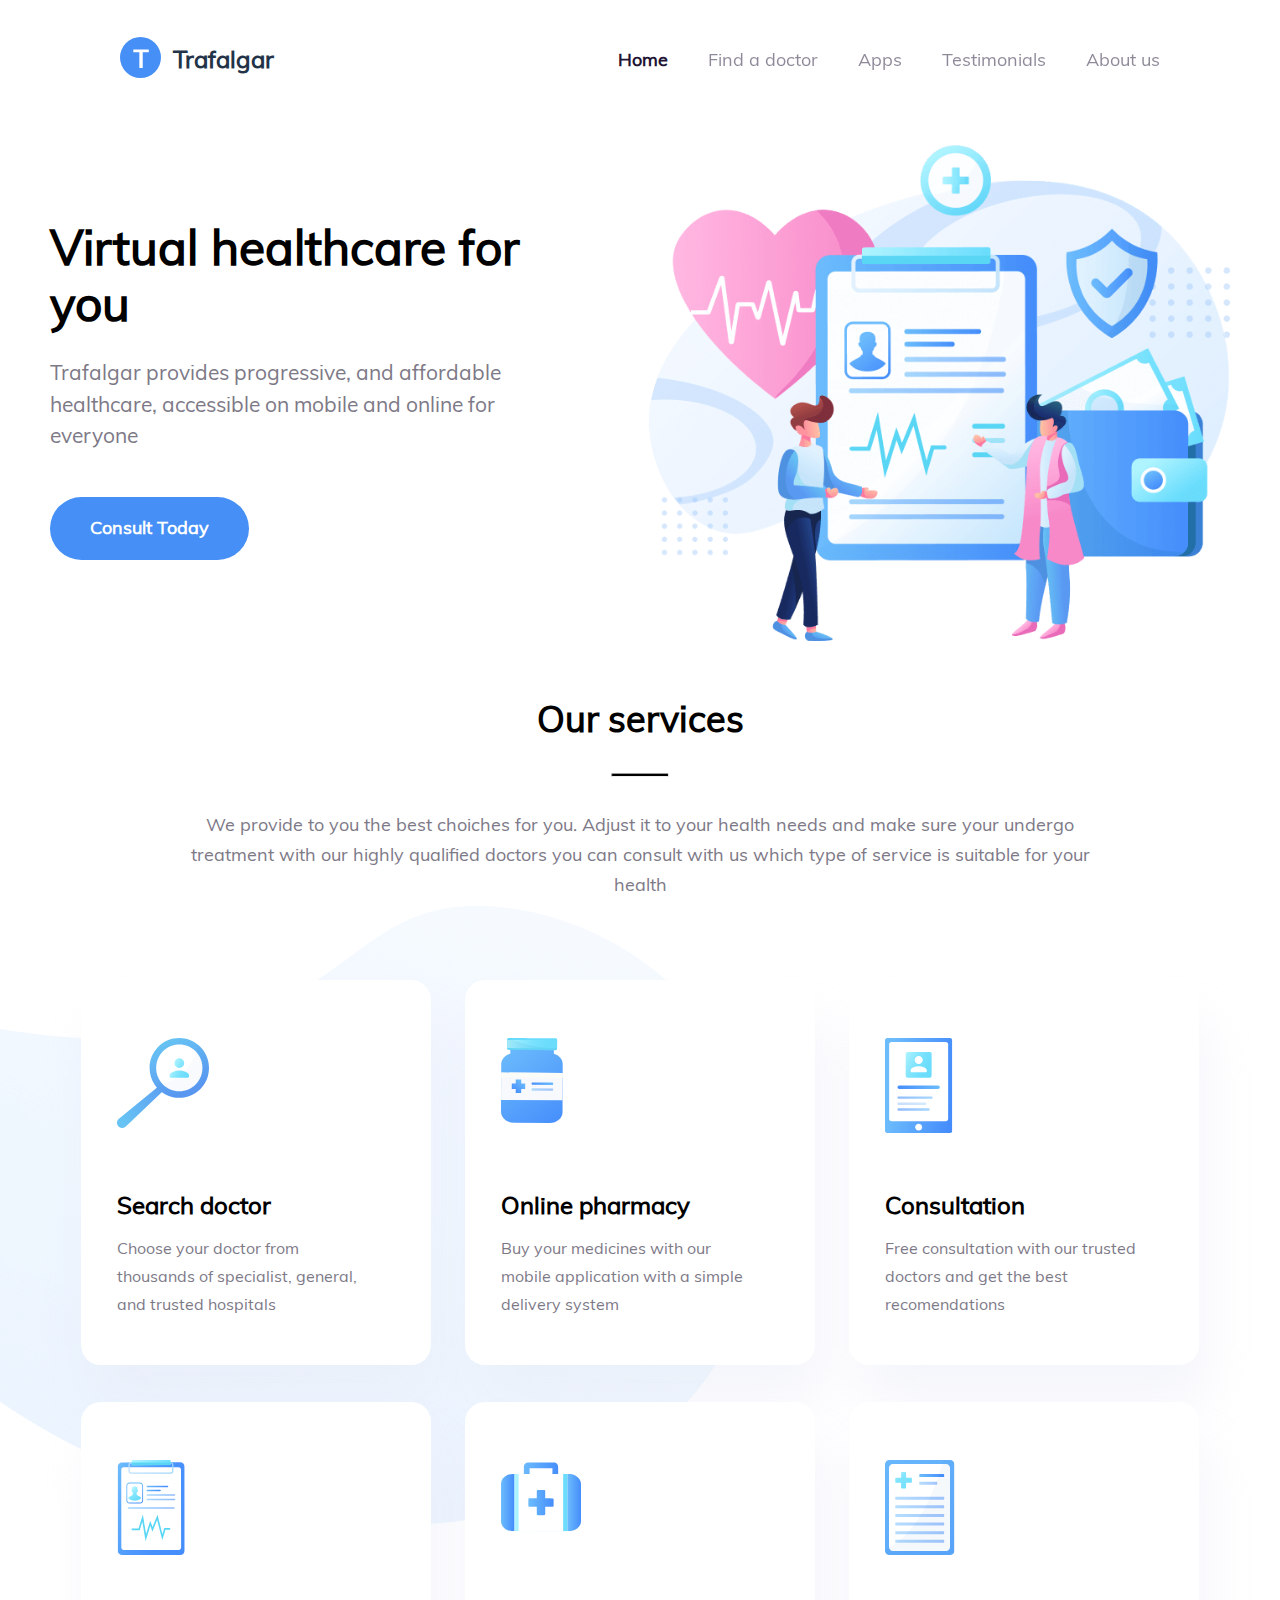
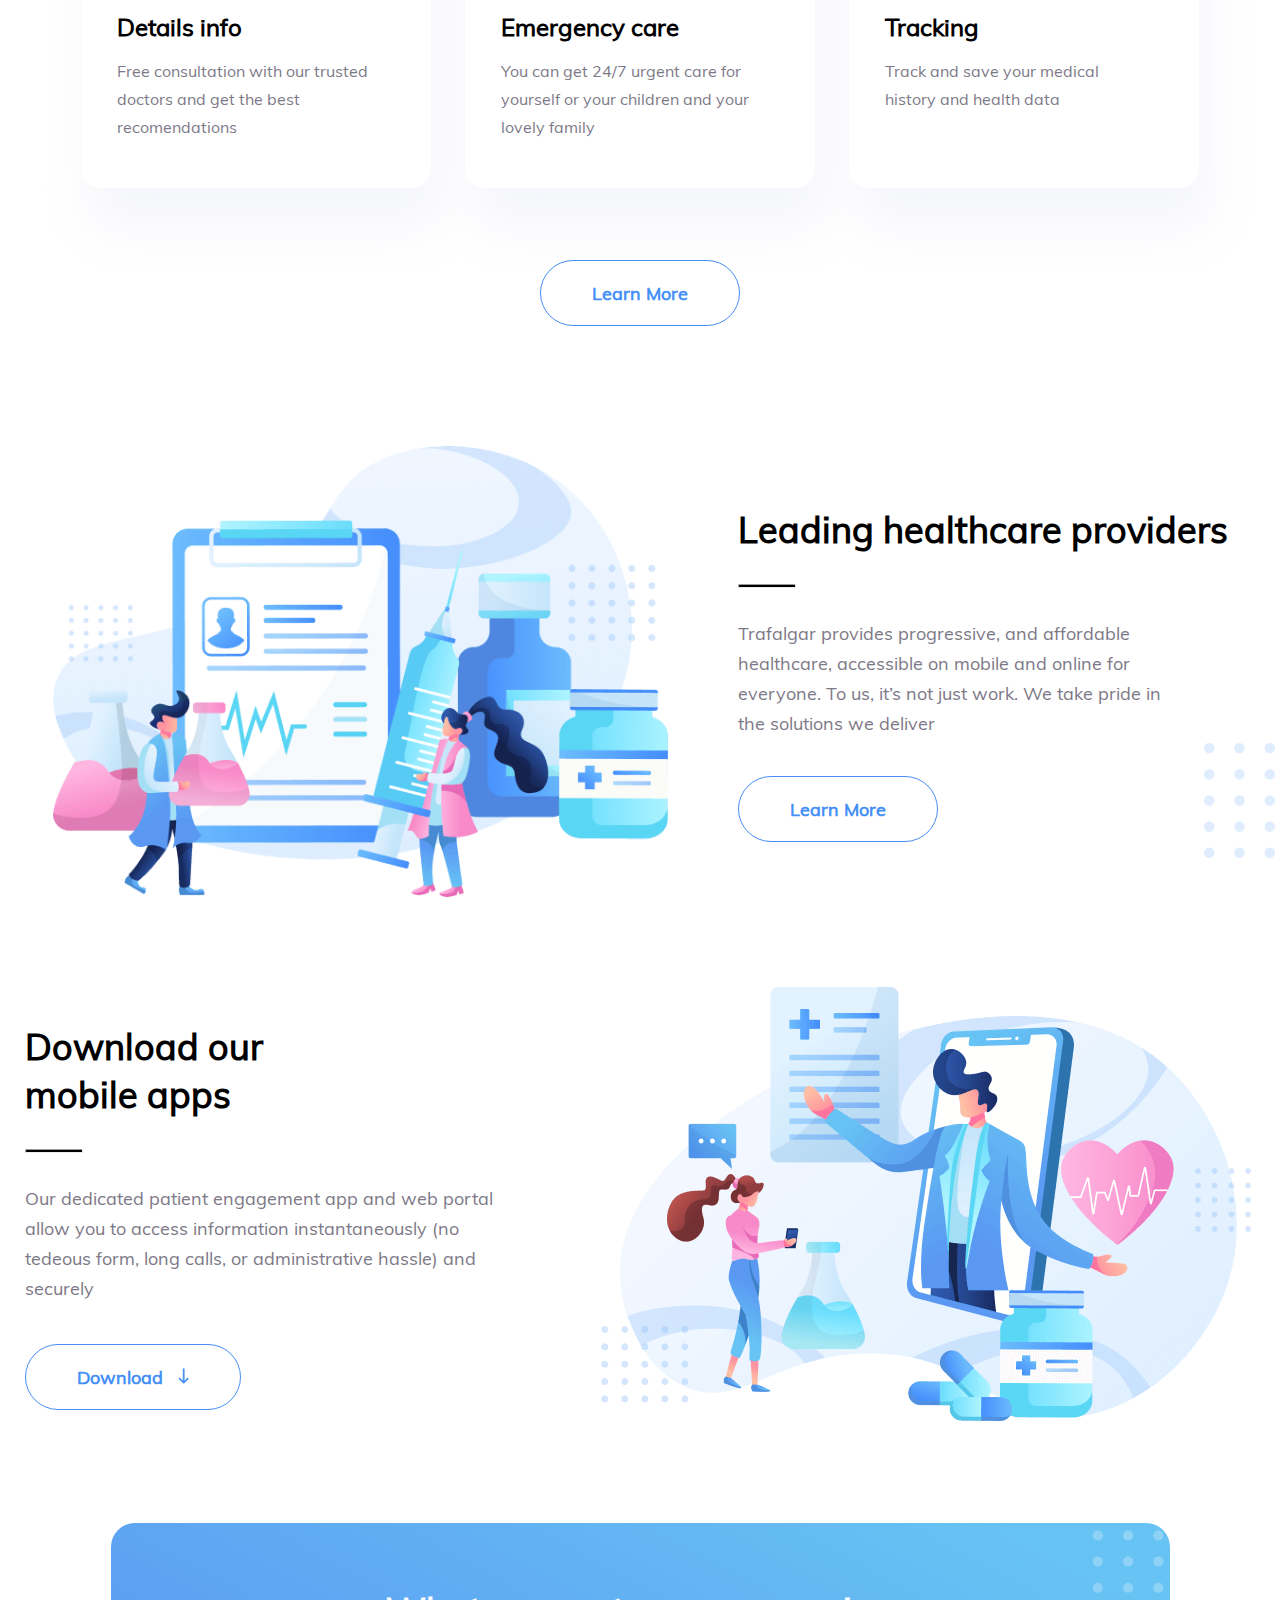
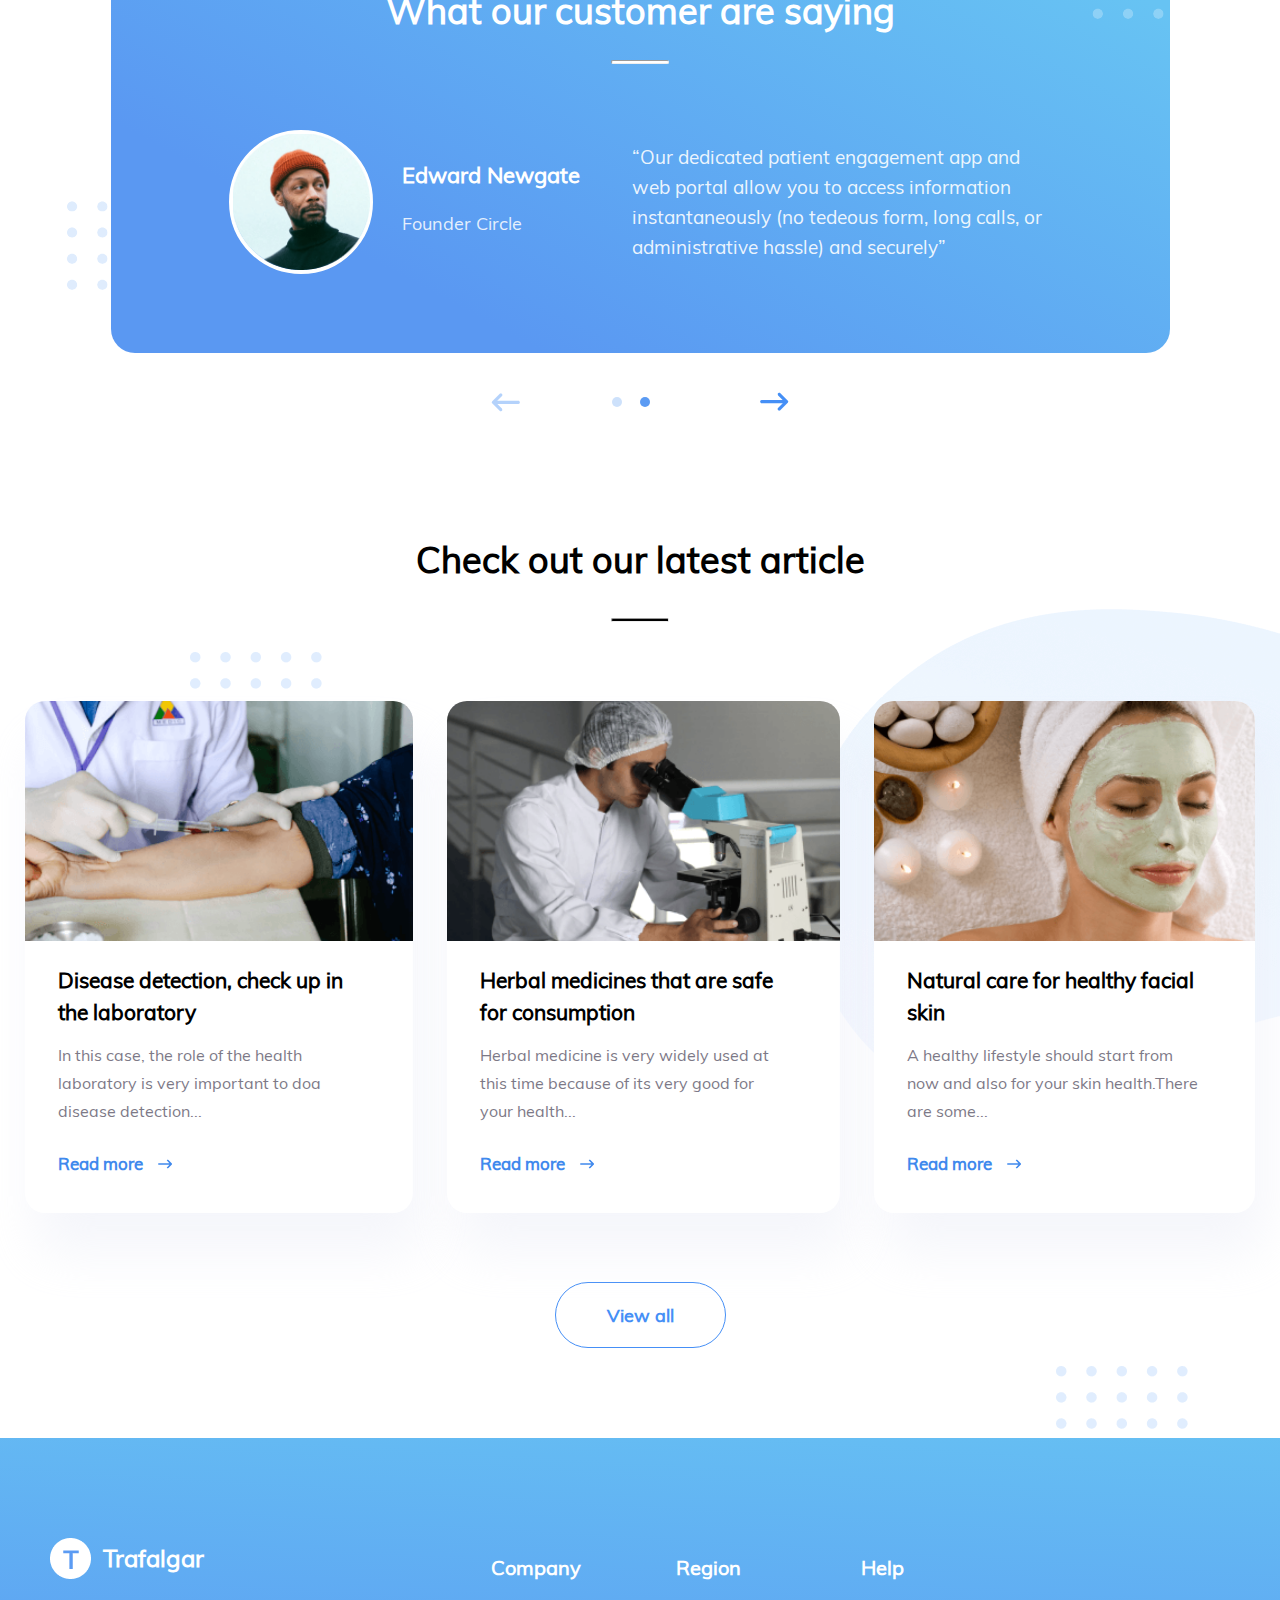
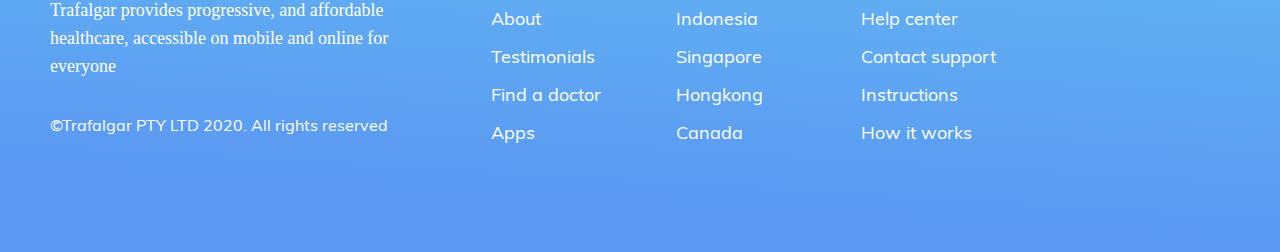
<file: index.html>
<!DOCTYPE html>
<html lang="en">
  <head>
    <meta charset="UTF-8">
    <meta name="viewport" content="width=device-width, initial-scale=1.0">
    <link rel="stylesheet" href="static/css/style.css">
    <link rel="stylesheet" href="static/fonts/style.css">
    <title>Trafalgar</title>
  </head>
  <body>
    <div class="wrapper">
      <div class="menu__block">
        <div class="container">
          <ul class="menu__block_list">
                  <li class="menu__block_list-item"><a href="#">Home</a></li>
                  <li class="menu__block_list-item"><a href="#">Find a doctor</a></li>
                  <li class="menu__block_list-item"><a href="#">Apps</a></li>
                  <li class="menu__block_list-item"><a href="#">Testimonials</a></li>
                  <li class="menu__block_list-item"><a href="#">About us</a></li>
          </ul>
        </div>
      </div>
      <div class="content">
        <header class="header">
          <div class="container">
            <div class="header__row">
              <div class="header__logo">
                <div class="header__brand-logo"><img src="static/img/brand-header.svg" alt="Brand logo"></div>
                <div class="header__brand-name"><span>Trafalgar</span></div>
              </div>
              <button class="header__menu-btn"></button>
              <ul class="header__menu">
                        <li class="header__menu-item header__menu-item-first"><a href="#">Home</a></li>
                        <li class="header__menu-item "><a href="#">Find a doctor</a></li>
                        <li class="header__menu-item "><a href="#">Apps</a></li>
                        <li class="header__menu-item "><a href="#">Testimonials</a></li>
                        <li class="header__menu-item "><a href="#">About us</a></li>
              </ul>
            </div>
          </div>
        </header>
        <main class="welcome-section">
          <div class="container">
            <div class="welcome-section__row">
              <div class="welcome-floating-dots"><img src="static/img/dots-welcome-section.png" alt=""></div>
              <div class="welcome__info">
                <div class="welcome__content">
                  <h1 class="welcome__title">Virtual healthcare for you</h1>
                  <p class="welcome__text">Trafalgar provides progressive, and affordable healthcare, accessible on mobile and online for everyone</p>
                  <button class="welcome__button">Consult Today</button>
                </div>
              </div>
              <div class="welcome__illustration"><img src="static/img/welcome-illustration.png" alt="Welcome"></div>
            </div>
          </div>
        </main>
        <section class="services-section">
          <div class="container">
            <div class="services-section__row">
              <h2 class="services__title">Our services</h2>
              <hr class="services__line">
              <p class="services__text">We provide to you the best choiches for you. Adjust it to your health needs and make sure your undergo treatment with our highly qualified doctors you can consult with us which type of service is suitable for your health</p>
              <div class="services__list">
                        <div class="services__list-item">
                          <div class="services__list-item__img"><img src="static/img/search-doctor.svg" alt=""></div>
                          <h4 class="service__list-item__header">Search doctor</h4>
                          <p class="service__list-item__text">Choose your doctor from thousands of specialist, general, and trusted hospitals</p>
                        </div>
                        <div class="services__list-item">
                          <div class="services__list-item__img"><img src="static/img/online-pharmacy.svg" alt=""></div>
                          <h4 class="service__list-item__header">Online pharmacy</h4>
                          <p class="service__list-item__text">Buy  your medicines with our mobile application with a simple delivery system</p>
                        </div>
                        <div class="services__list-item">
                          <div class="services__list-item__img"><img src="static/img/consultation.svg" alt=""></div>
                          <h4 class="service__list-item__header">Consultation</h4>
                          <p class="service__list-item__text">Free consultation with our trusted doctors and get the best recomendations</p>
                        </div>
                        <div class="services__list-item">
                          <div class="services__list-item__img"><img src="static/img/details-info.svg" alt=""></div>
                          <h4 class="service__list-item__header">Details info</h4>
                          <p class="service__list-item__text">Free consultation with our trusted doctors and get the best recomendations</p>
                        </div>
                        <div class="services__list-item">
                          <div class="services__list-item__img"><img src="static/img/emergency-care.svg" alt=""></div>
                          <h4 class="service__list-item__header">Emergency care</h4>
                          <p class="service__list-item__text">You can get 24/7 urgent care for yourself or your children and your lovely family</p>
                        </div>
                        <div class="services__list-item">
                          <div class="services__list-item__img"><img src="static/img/tracking.svg" alt=""></div>
                          <h4 class="service__list-item__header">Tracking</h4>
                          <p class="service__list-item__text">Track and save your medical history and health data </p>
                        </div>
              </div>
              <button class="button-outline-blue services-learn-more">Learn More</button>
            </div>
          </div>
        </section>
        <section class="leading-providers-section">
          <div class="container">
            <div class="leading-providers__row">
              <div class="leading-providers__figure"><img src="static/img/figure-leading-providers.png" alt=""></div>
              <div class="leading-providers__image"><img src="static/img/leading-providers-image.png" alt=""></div>
              <div class="leading-providers__info">
                <h2 class="leading-providers__title">Leading healthcare providers</h2>
                <hr class="leading-providers__divider">
                <p class="leading-providers__text">Trafalgar provides progressive, and affordable healthcare, accessible on mobile and online for everyone. To us, it’s not just work. We take pride in the solutions we deliver</p>
                <button class="button-outline-blue leading-providers__learn-more">Learn More</button>
              </div>
            </div>
          </div>
        </section>
        <section class="download-apps-section">
          <div class="container">
            <div class="download-apps-section__row">
              <div class="download-apps-section__info">
                <h2 class="download-apps-section__title">Download our mobile apps</h2>
                <hr class="download-apps-section__divider">
                <p class="download-apps-section__text">Our dedicated patient engagement app and web portal allow you to access information instantaneously (no tedeous form, long calls, or administrative hassle) and securely</p>
                <button class="button-outline-blue download-apps-section__btn"><span>Download</span><img src="static/img/arrow.svg"></button>
              </div>
              <div class="download-apps-section__image"><img src="static/img/download-apps.png" alt="Download our apps"></div>
            </div>
          </div>
        </section>
        <section class="customer-reviews-section">
          <div class="container">
            <div class="customer-reviews-section__row">
              <div class="customer-reviews-section__info">
                <div class="customer-reviews__decoration_1"><img src="static/img/figure-customer-reviews1.svg"></div>
                <div class="customer-reviews__decoration_2"><img src="static/img/figure-customer-reviews2.svg"></div>
                <h2 class="customer-reviews-section__title">What our customer are saying</h2>
                <hr class="customer-reviews-section__divider">
                <div class="customer-reviews-section__content"></div>
              </div>
            </div>
          </div>
        </section>
        <section class="articles-section">
          <div class="container">
            <div class="articles-section__row">
              <div class="articles-bubble-figure"><img src="static/img/bubble_articles.png"></div>
              <div class="articles-figure1"><img src="static/img/articles_figure.png"></div>
              <div class="articles-figure2"><img src="static/img/articles_figure.png"></div>
              <h2 class="articles-section__title">Check out our latest article</h2>
              <hr class="articles-section__divider">
              <div class="articles-section__items">
                        <div class="article-section__item"><img class="article-section__article-image" src="static/img/article_1.png">
                          <div class="article-section__article-content">
                            <h4 class="article-section__article-title">Disease detection, check up in the laboratory</h4>
                            <p class="article-section__article-text">In this case, the role of the health laboratory is very important to doa disease detection...</p><a class="article-section__article-read-more"><span>Read more</span><img src="static/img/read-more.svg"></a>
                          </div>
                        </div>
                        <div class="article-section__item"><img class="article-section__article-image" src="static/img/article_2.png">
                          <div class="article-section__article-content">
                            <h4 class="article-section__article-title">Herbal medicines that are safe for consumption</h4>
                            <p class="article-section__article-text">Herbal medicine is very widely used at this time because of its very good for your health...</p><a class="article-section__article-read-more"><span>Read more</span><img src="static/img/read-more.svg"></a>
                          </div>
                        </div>
                        <div class="article-section__item"><img class="article-section__article-image" src="static/img/article_3.png">
                          <div class="article-section__article-content">
                            <h4 class="article-section__article-title">Natural care for healthy facial skin</h4>
                            <p class="article-section__article-text">A healthy lifestyle should start from now and also for your skin health.There are some...</p><a class="article-section__article-read-more"><span>Read more</span><img src="static/img/read-more.svg"></a>
                          </div>
                        </div>
              </div>
              <button class="button-outline-blue article-section__view-all">View all</button>
            </div>
          </div>
        </section>
        <footer class="footer">
          <div class="container">
            <div class="footer__row">
              <div class="footer-element"><img src="static/img/footer-element.svg"></div>
              <div class="footer__company-info">
                <div class="footer__company-name"><img src="static/img/brand-footer.png"><span>Trafalgar</span></div>
                <p class="footer__company-summary">Trafalgar provides progressive, and affordable healthcare, accessible on mobile and online for everyone</p>
                <p class="footer__copyright-text">©Trafalgar PTY LTD 2020. All rights reserved</p>
              </div>
              <div class="footer__block_links">
                <ul class="footer__options-list footer__company-options">
                  <li class="footer__option footer__option-header"> <a href="#">Company</a></li>
                  <li class="footer__option"> <a href="#">About</a></li>
                  <li class="footer__option"> <a href="#">Testimonials</a></li>
                  <li class="footer__option"> <a href="#">Find a doctor</a></li>
                  <li class="footer__option"> <a href="#">Apps</a></li>
                </ul>
                <ul class="footer__options-list footer__region-options">
                  <li class="footer__option footer__option-header"> <a href="#">Region</a></li>
                  <li class="footer__option"> <a href="#">Indonesia</a></li>
                  <li class="footer__option"> <a href="#">Singapore</a></li>
                  <li class="footer__option"> <a href="#">Hongkong</a></li>
                  <li class="footer__option"> <a href="#">Canada</a></li>
                </ul>
                <ul class="footer__options-list footer__help-options">
                  <li class="footer__option footer__option-header"> <a href="#">Help</a></li>
                  <li class="footer__option"> <a href="#">Help center</a></li>
                  <li class="footer__option"> <a href="#">Contact support</a></li>
                  <li class="footer__option"> <a href="#">Instructions</a></li>
                  <li class="footer__option"> <a href="#">How it works</a></li>
                </ul>
              </div>
            </div>
          </div>
        </footer>
      </div>
      <!---->
    </div>
  </body>
  <script src="static/js/script.js"></script>
</html>
</file>
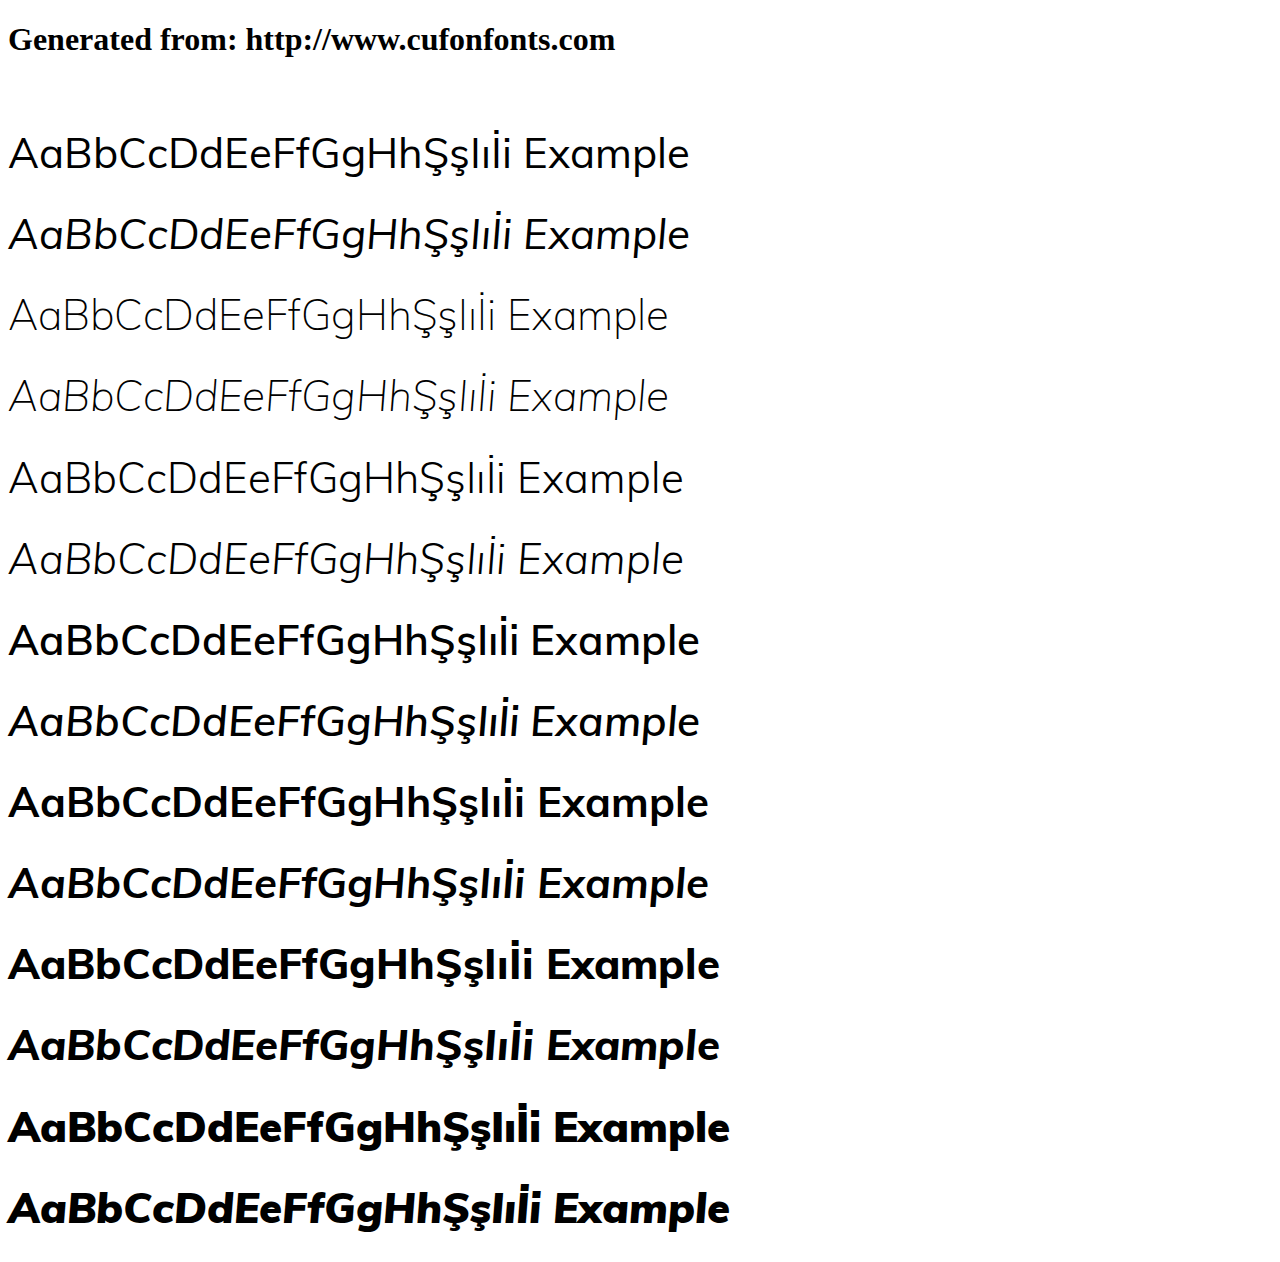
<file: static/fonts/example.html>
<!DOCTYPE html>
<html xmlns="http://www.w3.org/1999/xhtml">
<head>
    <meta http-equiv="Content-Type" content="text/html; charset=utf-8"/>
    <link rel="stylesheet" type="text/css"
          href="style.css"/>
</head>

<body>

<h1>Generated from: http://www.cufonfonts.com</h1><br/>
<h1 style="font-family:'Muli Regular';font-weight:normal;font-size:42px">AaBbCcDdEeFfGgHhŞşIıİi Example</h1>
<h1 style="font-family:'Muli Italic';font-weight:normal;font-size:42px">AaBbCcDdEeFfGgHhŞşIıİi Example</h1>
<h1 style="font-family:'Muli ExtraLight';font-weight:normal;font-size:42px">AaBbCcDdEeFfGgHhŞşIıİi Example</h1>
<h1 style="font-family:'Muli ExtraLight Italic';font-weight:normal;font-size:42px">AaBbCcDdEeFfGgHhŞşIıİi Example</h1>
<h1 style="font-family:'Muli Light';font-weight:normal;font-size:42px">AaBbCcDdEeFfGgHhŞşIıİi Example</h1>
<h1 style="font-family:'Muli Light Italic';font-weight:normal;font-size:42px">AaBbCcDdEeFfGgHhŞşIıİi Example</h1>
<h1 style="font-family:'Muli SemiBold';font-weight:normal;font-size:42px">AaBbCcDdEeFfGgHhŞşIıİi Example</h1>
<h1 style="font-family:'Muli SemiBold Italic';font-weight:normal;font-size:42px">AaBbCcDdEeFfGgHhŞşIıİi Example</h1>
<h1 style="font-family:'Muli Bold';font-weight:normal;font-size:42px">AaBbCcDdEeFfGgHhŞşIıİi Example</h1>
<h1 style="font-family:'Muli Bold Italic';font-weight:normal;font-size:42px">AaBbCcDdEeFfGgHhŞşIıİi Example</h1>
<h1 style="font-family:'Muli ExtraBold';font-weight:normal;font-size:42px">AaBbCcDdEeFfGgHhŞşIıİi Example</h1>
<h1 style="font-family:'Muli ExtraBold Italic';font-weight:normal;font-size:42px">AaBbCcDdEeFfGgHhŞşIıİi Example</h1>
<h1 style="font-family:'Muli Black';font-weight:normal;font-size:42px">AaBbCcDdEeFfGgHhŞşIıİi Example</h1>
<h1 style="font-family:'Muli Black Italic';font-weight:normal;font-size:42px">AaBbCcDdEeFfGgHhŞşIıİi Example</h1>


</body>
</html>
</file>
<file: static/css/style.css>
section.articles-section{background-color:#fff}.articles-section__row{display:-webkit-box;display:-ms-flexbox;display:flex;-webkit-box-orient:vertical;-webkit-box-direction:normal;-ms-flex-direction:column;flex-direction:column;position:relative;-webkit-box-align:center;-ms-flex-align:center;align-items:center;overflow:hidden;padding:0 240px 201px}@media (max-width:1600px){.articles-section__row{padding:0 25px 201px}}@media (max-width:1500px){.articles-section__row{padding-bottom:90px}}@media (max-width:1200px){.articles-section__row{padding-bottom:50px}}.articles-bubble-figure{position:absolute;right:0;top:0}@media (max-width:1050px){.articles-bubble-figure{display:none}}.articles-bubble-figure img,.articles-figure1 img,.articles-figure2 img{display:block;-o-object-fit:cover;object-fit:cover}.articles-figure1{position:absolute;top:150px;left:190px}@media (max-width:1050px){.articles-figure1{display:none}}.articles-figure2{position:absolute;bottom:-43px;right:92px}@media (max-width:1050px){.articles-figure2{display:none}}h2.articles-section__title{font-style:normal;font-weight:700;font-size:36px;line-height:156%;color:#000;text-align:center}hr.articles-section__divider{padding:0;margin:0;display:block;width:56px;height:2px;background:#000;border-radius:5px}.articles-section__items{display:-webkit-box;display:-ms-flexbox;display:flex;z-index:2;-webkit-box-orient:horizontal;-webkit-box-direction:normal;-ms-flex-direction:row;flex-direction:row;padding:79px 0 69px}@media (max-width:1200px){.articles-section__items{display:grid;grid-template-columns:repeat(2,350px);-webkit-box-pack:center;-ms-flex-pack:center;justify-content:center;-webkit-box-align:center;-ms-flex-align:center;align-items:center;grid-gap:30px}}@media (max-width:780px){.articles-section__items{grid-template-columns:repeat(1,350px)}}@media (max-width:370px){.articles-section__items{grid-template-columns:100%}}.article-section__item{background:#fff;border-radius:20px;-webkit-box-shadow:10px 40px 50px rgba(229,233,246,.4);box-shadow:10px 40px 50px rgba(229,233,246,.4);margin-right:34px}@media (max-width:1200px){.article-section__item{margin-right:0}}.article-section__item:last-child{margin-right:0}.article-section__article-image{display:block;height:240px;border-top-left-radius:20px;border-top-right-radius:20px;width:100%;-o-object-fit:cover;object-fit:cover}.article-section__article-content{padding:24px 51px 35px 33px}@media (max-width:370px){.article-section__article-content{padding:25px 15px}}h4.article-section__article-title{font-style:normal;font-weight:700;font-size:21px;line-height:152%;color:#000;padding:0 0 12px;margin:0}p.article-section__article-text{font-style:normal;font-weight:300;font-size:16px;line-height:175%;color:#7d7987;margin:0;padding:0 0 25px}a.article-section__article-read-more{display:-webkit-box;display:-ms-flexbox;display:flex;-webkit-box-orient:horizontal;-webkit-box-direction:normal;-ms-flex-direction:row;flex-direction:row;text-decoration:none;outline:0}a.article-section__article-read-more span{font-style:normal;font-weight:600;font-size:17px;line-height:165%;color:#4089ed}a.article-section__article-read-more img{display:block;margin-left:15px}
/*# sourceMappingURL=[data-uri] */

section.customer-reviews-section{background-color:#fff}.customer-reviews-section__row{display:-webkit-box;display:-ms-flexbox;display:flex;-webkit-box-orient:vertical;-webkit-box-direction:normal;-ms-flex-direction:column;flex-direction:column;-webkit-box-align:center;-ms-flex-align:center;align-items:center;padding:0 238px 216px 242px}@media (max-width:1600px){.customer-reviews-section__row{padding:0 0 216px}}@media (max-width:1500px){.customer-reviews-section__row{padding-bottom:90px}}@media (max-width:1200px){.customer-reviews-section__row{padding-bottom:50px}}.customer-reviews-section__info{display:-webkit-box;display:-ms-flexbox;display:flex;-webkit-box-orient:vertical;-webkit-box-direction:normal;-ms-flex-direction:column;flex-direction:column;-webkit-box-align:center;-ms-flex-align:center;align-items:center;background:-o-linear-gradient(241.82deg,#67c3f3 9.05%,#5a98f2 76.74%);background:linear-gradient(208.18deg,#67c3f3 9.05%,#5a98f2 76.74%);border-radius:24px;padding:64px 118px 79px;position:relative}@media (max-width:1200px){.customer-reviews-section__info{padding:50px}}@media (max-width:635px){.customer-reviews-section__info{padding:50px 25px}}@media (max-width:450px){.customer-reviews-section__info{padding:25px}}.customer-reviews__decoration_1{position:absolute;top:-1px;right:-52px}.customer-reviews__decoration_1 img{-o-object-position:-58px -18px;object-position:-58px -18px}.customer-reviews__decoration_2{position:absolute;bottom:42px;left:-45px}.customer-reviews__decoration_2 img{-o-object-position:-90px -18px;object-position:-90px -18px}h2.customer-reviews-section__title{padding:0 0 25px;margin:0;font-style:normal;font-weight:700;text-align:center;font-size:36px;line-height:133%;color:#fff}@media (max-width:550px){h2.customer-reviews-section__title{font-size:28px}}hr.customer-reviews-section__divider{display:block;margin:0;padding:0;width:56px;height:2px;background:#fff;border-radius:6px}.customer-reviews-section__content{display:-webkit-box;display:-ms-flexbox;display:flex;-webkit-box-orient:horizontal;-webkit-box-direction:normal;-ms-flex-direction:row;flex-direction:row;padding-top:66px;-webkit-box-align:center;-ms-flex-align:center;align-items:center;-ms-flex-wrap:wrap;flex-wrap:wrap}@media (max-width:1000px){.customer-reviews-section__content{padding-top:30px}}.customer-reviews-section__customer-image{border:4px solid #fff;width:144px;height:144px;border-radius:50%;margin-right:29px}@media (max-width:1000px){.customer-reviews-section__customer-image{-webkit-box-ordinal-group:3;-ms-flex-order:2;order:2}}.customer-reviews-section__customer-image img{-o-object-position:-1px -1px;object-position:-1px -1px;display:block;width:138px;height:137px}.customer-reviews-section__customer-info{display:-webkit-box;display:-ms-flexbox;display:flex;-webkit-box-orient:vertical;-webkit-box-direction:normal;-ms-flex-direction:column;flex-direction:column;-webkit-box-pack:center;-ms-flex-pack:center;justify-content:center;-ms-flex-item-align:start;align-self:flex-start;padding-top:22px;-webkit-box-align:start;-ms-flex-align:start;align-items:flex-start}@media (max-width:1000px){.customer-reviews-section__customer-info{-webkit-box-ordinal-group:4;-ms-flex-order:3;order:3}}.customer-reviews-section__customer-info h4{padding:0;margin:0}h4.customer-reviews-section__customer-name{font-style:normal;font-weight:700;font-size:22px;line-height:218%;color:#fff}h4.customer-reviews-section__customer-position{font-style:normal;font-weight:400;font-size:18px;line-height:267%;color:rgba(255,255,255,.85);padding:0 110px 0 0;margin:0}@media (max-width:1000px){h4.customer-reviews-section__customer-position{padding:0}}p.customer-reviews-section__customer-phrase{max-width:420px;padding:0;margin:0;font-style:normal;font-weight:400;font-size:19px;line-height:158%;color:rgba(255,255,255,.9)}@media (max-width:1000px){p.customer-reviews-section__customer-phrase{max-width:100%;-webkit-box-ordinal-group:2;-ms-flex-order:1;order:1;padding-bottom:30px}}.customer-reviews-section__control{display:-webkit-inline-box;display:-ms-inline-flexbox;display:inline-flex;-ms-flex-item-align:center;align-self:center;padding-top:39px;-webkit-box-orient:horizontal;-webkit-box-direction:normal;-ms-flex-direction:row;flex-direction:row;-webkit-box-align:center;-ms-flex-align:center;align-items:center}button.arrow__next{display:block;width:32px;height:20px;background:url(../img/arrow-next-clients.png) 0 0 no-repeat;border:0;margin:0 0 0 90px;opacity:.4;outline:0}@media (max-width:400px){button.arrow__next{margin:0 0 0 30px}}button.arrow__next.active,button.arrow__prev.active,button.circle.active{opacity:1}button.arrow__prev{display:block;width:32px;height:20px;background:url(../img/arrow-next-clients.png) 0 0 no-repeat;-webkit-transform:rotate(180deg);-ms-transform:rotate(180deg);transform:rotate(180deg);border:0;margin:0 90px 0 0;opacity:.4;outline:0}@media (max-width:400px){button.arrow__prev{margin:0 30px 0 0}}button.circle{display:block;width:10px;height:10px;border:0;border-radius:50%;background:#5b9bf3;opacity:.3;margin-right:18px;padding:0;outline:0}button.circle:last-child{margin-right:0}
/*# sourceMappingURL=[data-uri] */

section.download-apps-section{background:#fff}.download-apps-section__row{display:-webkit-box;display:-ms-flexbox;display:flex;-webkit-box-orient:horizontal;-webkit-box-direction:normal;-ms-flex-direction:row;flex-direction:row;padding:0 164px 251px 280px}@media (max-width:1600px){.download-apps-section__row{padding-left:25px;-webkit-box-pack:center;-ms-flex-pack:center;justify-content:center;padding-right:25px}}@media (max-width:1500px){.download-apps-section__row{padding-bottom:90px}}@media (max-width:1200px){.download-apps-section__row{padding-bottom:50px}}@media (max-width:800px){.download-apps-section__row{-webkit-box-orient:vertical;-webkit-box-direction:normal;-ms-flex-direction:column;flex-direction:column;-webkit-box-align:center;-ms-flex-align:center;align-items:center}}.download-apps-section__info{display:-webkit-box;display:-ms-flexbox;display:flex;-webkit-box-orient:vertical;-webkit-box-direction:normal;-ms-flex-direction:column;flex-direction:column;-webkit-box-align:start;-ms-flex-align:start;align-items:flex-start;margin-right:71px;padding-bottom:23px;padding-top:36px}@media (max-width:1200px){.download-apps-section__info{padding-top:0}}@media (max-width:800px){.download-apps-section__info{-webkit-box-align:center;-ms-flex-align:center;align-items:center;text-align:center;margin-right:0}}h2.download-apps-section__title{max-width:254px;font-style:normal;font-weight:700;font-size:36px;line-height:133%;color:#000;margin:0;padding:0 0 30px}@media (max-width:800px){h2.download-apps-section__title{max-width:100%}}hr.download-apps-section__divider{display:block;width:56px;height:2px;background:#000;border-radius:6px;margin:0;padding:0}p.download-apps-section__text{ont-style:normal;font-weight:300;font-size:18px;line-height:167%;color:#7d7987;margin:0;padding:31px 0 40px}.download-apps-section__btn img{margin-left:15px}.download-apps-section__image{-ms-flex-preferred-size:50%;flex-basis:50%;-ms-flex-negative:0;flex-shrink:0}@media (max-width:1200px){.download-apps-section__image{width:50%;-ms-flex-preferred-size:50%;flex-basis:50%;-ms-flex-negative:0;flex-shrink:0}.download-apps-section__image img{display:block;width:100%}}@media (max-width:800px){.download-apps-section__image{padding-top:30px;-ms-flex-preferred-size:0;flex-basis:0;width:75%}}@media (max-width:500px){.download-apps-section__image{width:100%}}
/*# sourceMappingURL=[data-uri] */

footer.footer{background:-o-linear-gradient(266.59deg,#67c3f3 -8.57%,#5a98f2 82.96%);background:linear-gradient(183.41deg,#67c3f3 -8.57%,#5a98f2 82.96%)}.footer__row{display:-webkit-box;display:-ms-flexbox;display:flex;-webkit-box-orient:horizontal;-webkit-box-direction:normal;-ms-flex-direction:row;flex-direction:row;position:relative;-webkit-box-align:start;-ms-flex-align:start;align-items:flex-start;padding:118px 0 113px 190px}@media (max-width:1600px){.footer__row{padding:100px 50px}}@media (max-width:1200px){.footer__row{padding-bottom:50px}}@media (max-width:1050px){.footer__row{padding-top:50px;padding-bottom:50px;-webkit-box-orient:vertical;-webkit-box-direction:reverse;-ms-flex-direction:column-reverse;flex-direction:column-reverse}}@media (max-width:420px){.footer__row{padding:50px 25px}}.footer-element{position:absolute;bottom:0;left:0}@media (max-width:1600px){.footer-element{display:none}}.footer-element img{-o-object-position:0 0;object-position:0 0}.footer__company-info{display:-webkit-box;display:-ms-flexbox;display:flex;-webkit-box-orient:vertical;-webkit-box-direction:normal;-ms-flex-direction:column;flex-direction:column;max-width:391px;margin-right:145px}@media (max-width:1300px){.footer__company-info{margin-right:50px}}@media (max-width:1050px){.footer__company-info{margin-top:50px}}.footer__company-name{-webkit-box-align:center;-ms-flex-align:center;align-items:center;-webkit-box-pack:start;-ms-flex-pack:start;justify-content:flex-start}.footer__company-name img{display:block;margin-right:12px}.footer__company-name span,p.footer__company-summary{font-style:normal;font-weight:700;font-size:24px;line-height:30px;color:#fff}p.footer__company-summary{margin:0;padding:17px 0 31px;font-family:Muli;font-weight:300;font-size:18px;line-height:156%}p.footer__copyright-text,ul.footer__options-list>li.footer__option{margin:0;padding:0;font-style:normal;font-weight:300;font-size:16px;line-height:175%;color:#fff}.footer__block_links,.footer__company-name,ul.footer__options-list{display:-webkit-box;display:-ms-flexbox;display:flex;-webkit-box-orient:horizontal;-webkit-box-direction:normal;-ms-flex-direction:row;flex-direction:row}@media (max-width:1300px){.footer__block_links{display:grid;grid-template-columns:repeat(3,1fr);grid-gap:50px}}@media (max-width:1050px){.footer__block_links{grid-template-columns:repeat(3,1fr)}}@media (max-width:580px){.footer__block_links{grid-template-columns:repeat(2,1fr)}}@media (max-width:420px){.footer__block_links{grid-template-columns:repeat(1,1fr)}}ul.footer__options-list{margin:0;padding:0;-webkit-box-orient:vertical;-ms-flex-direction:column;flex-direction:column;list-style-type:none}ul.footer__options-list>li.footer__option{font-size:18px;line-height:211%}ul.footer__options-list>li.footer__option a{text-decoration:none;outline:0;color:inherit}ul.footer__options-list>li.footer__option.footer__option-header{font-weight:700;font-size:20px;line-height:300%;padding-bottom:2px}ul.footer__options-list.footer__company-options{margin-right:157px}@media (max-width:1300px){ul.footer__options-list.footer__company-options{margin-right:0}}ul.footer__options-list.footer__region-options{margin-right:143px}@media (max-width:1300px){ul.footer__options-list.footer__region-options{margin-right:0}}
/*# sourceMappingURL=[data-uri] */

header.header{background:#fff}.header__row{display:-webkit-box;display:-ms-flexbox;display:flex;-webkit-box-orient:horizontal;-webkit-box-direction:normal;-ms-flex-direction:row;flex-direction:row;-webkit-box-align:center;-ms-flex-align:center;align-items:center;-webkit-box-pack:justify;-ms-flex-pack:justify;justify-content:space-between;padding-top:68px;padding-right:163px;padding-left:224px}@media (max-width:1350px){.header__row{padding-left:120px;padding-top:30px;padding-right:120px}}@media (max-width:1150px){.header__row{padding-left:60px;padding-right:60px}}@media (max-width:1000px){.header__row{padding-left:30px;padding-right:30px}}@media (max-width:350px){.header__row{padding-left:15px;padding-right:15px;padding-top:15px}}.header__logo,ul.header__menu{display:-webkit-box;display:-ms-flexbox;display:flex;-webkit-box-orient:horizontal;-webkit-box-direction:normal;-ms-flex-direction:row;flex-direction:row;-webkit-box-pack:start;-ms-flex-pack:start;justify-content:flex-start;-webkit-box-align:center;-ms-flex-align:center;align-items:center}.header__brand-logo{margin-right:12px}.header__brand-name{font-style:normal;font-weight:700;font-size:24px;line-height:30px;color:#233348;mix-blend-mode:normal}ul.header__menu{font-style:normal;font-weight:400;font-size:18px;line-height:23px;color:#1f1534;list-style-type:none}ul.header__menu .header__menu-item{opacity:.5;margin-right:40px}ul.header__menu .header__menu-item a{outline:0;text-decoration:none;color:inherit}ul.header__menu .header__menu-item:last-child{margin-right:0}ul.header__menu .header__menu-item-first{opacity:1;font-weight:700}@media (max-width:850px){ul.header__menu{display:none}}button.header__menu-btn{display:none;z-index:3;outline:0;border:0;width:48px;height:48px;background:url(../img/menu-icon.svg) center no-repeat}button.header__menu-btn.active{background:url(../img/menu-icon-active.svg) center no-repeat}@media (max-width:850px){button.header__menu-btn{display:block}}
/*# sourceMappingURL=[data-uri] */

section.leading-providers-section{background:#fff}.leading-providers__row{display:-webkit-box;display:-ms-flexbox;display:flex;position:relative;-webkit-box-orient:horizontal;-webkit-box-direction:normal;-ms-flex-direction:row;flex-direction:row;padding:0 192px 229px 135px}@media (max-width:1600px){.leading-providers__row{padding-left:25px;-webkit-box-pack:center;-ms-flex-pack:center;justify-content:center;padding-right:25px}}@media (max-width:1500px){.leading-providers__row{padding-bottom:90px}}@media (max-width:1200px){.leading-providers__row{padding-bottom:50px}}@media (max-width:800px){.leading-providers__row{-webkit-box-orient:vertical;-webkit-box-direction:reverse;-ms-flex-direction:column-reverse;flex-direction:column-reverse;-webkit-box-align:centert;-ms-flex-align:centert;align-items:centert}}.leading-providers__figure{position:absolute;bottom:126px;right:0}.leading-providers__figure img{-o-object-position:10px 0;object-position:10px 0}@media (max-width:1250px){.leading-providers__figure{display:none}}.leading-providers__image{display:block;margin-right:137px;-ms-flex-preferred-size:650px;flex-basis:650px}@media (max-width:1350px){.leading-providers__image{margin-right:70px;width:50%;-ms-flex-preferred-size:50%;flex-basis:50%;-ms-flex-negative:0;flex-shrink:0}.leading-providers__image img{display:block;width:100%}}@media (max-width:850px){.leading-providers__image{margin-right:50px}}@media (max-width:800px){.leading-providers__image{-ms-flex-item-align:center;align-self:center;width:75%;-ms-flex-preferred-size:0;flex-basis:0;margin-right:0}}@media (max-width:500px){.leading-providers__image{width:100%}}.leading-providers__info{display:-webkit-box;display:-ms-flexbox;display:flex;-webkit-box-orient:vertical;-webkit-box-direction:normal;-ms-flex-direction:column;flex-direction:column;padding-top:56px;-webkit-box-align:start;-ms-flex-align:start;align-items:flex-start}@media (max-width:1060px){.leading-providers__info{padding-top:0}}@media (max-width:800px){.leading-providers__info{-webkit-box-align:center;-ms-flex-align:center;align-items:center;text-align:center}}.leading-providers__info h2.leading-providers__title{font-style:normal;font-weight:700;font-size:36px;line-height:156%;color:#000;margin:0 0 26px;padding:0}.leading-providers__info hr.leading-providers__divider{display:block;width:56px;height:2px;padding:0;margin:0;background:#000;border-radius:10px}.leading-providers__info p.leading-providers__text{font-style:normal;max-width:450px;font-weight:300;font-size:18px;line-height:167%;color:#7d7987;padding:0;margin:31px 0 37px}.leading-providers__info .leading-providers__learn-more{margin-bottom:37px}
/*# sourceMappingURL=[data-uri] */

/*! normalize.css v8.0.1 | MIT License | github.com/necolas/normalize.css */
html{line-height:1.15;-webkit-text-size-adjust:100%}body{margin:0}details,main{display:block}h1{font-size:2em;margin:.67em 0}hr{-webkit-box-sizing:content-box;box-sizing:content-box;height:0;overflow:visible}code,kbd,pre,samp{font-family:monospace,monospace;font-size:1em}a{background-color:transparent}abbr[title]{border-bottom:none;-webkit-text-decoration:underline dotted;text-decoration:underline dotted}b,strong{font-weight:bolder}small{font-size:80%}sub,sup{font-size:75%;line-height:0;position:relative;vertical-align:baseline}sub{bottom:-.25em}sup{top:-.5em}img{border-style:none}button,input,optgroup,select,textarea{font-family:inherit;font-size:100%;line-height:1.15;margin:0}button,input{overflow:visible}button,select{text-transform:none}[type=button],[type=reset],[type=submit],button{-webkit-appearance:button}[type=button]::-moz-focus-inner,[type=reset]::-moz-focus-inner,[type=submit]::-moz-focus-inner,button::-moz-focus-inner{border-style:none;padding:0}[type=button]:-moz-focusring,[type=reset]:-moz-focusring,[type=submit]:-moz-focusring,button:-moz-focusring{outline:1px dotted ButtonText}fieldset{padding:.35em .75em .625em}legend{color:inherit;display:table;max-width:100%;white-space:normal}progress{vertical-align:baseline}textarea{overflow:auto}[type=checkbox],[type=radio],legend{-webkit-box-sizing:border-box;box-sizing:border-box;padding:0}[type=number]::-webkit-inner-spin-button,[type=number]::-webkit-outer-spin-button{height:auto}[type=search]{-webkit-appearance:textfield;outline-offset:-2px}[type=search]::-webkit-search-decoration{-webkit-appearance:none}::-webkit-file-upload-button{-webkit-appearance:button;font:inherit}summary{display:list-item}[hidden],template{display:none}
/*# sourceMappingURL=[data-uri] */

/*! normalize.css v8.0.1 | MIT License | github.com/necolas/normalize.css */
@-webkit-keyframes fadeIn{0%{opacity:0}10%{opacity:.1}20%{opacity:.2}30%{opacity:.3}40%{opacity:.4}50%{opacity:.5}60%{opacity:.6}70%{opacity:.7}80%{opacity:.8}90%{opacity:.9}to{opacity:1}}@keyframes fadeIn{0%{opacity:0}10%{opacity:.1}20%{opacity:.2}30%{opacity:.3}40%{opacity:.4}50%{opacity:.5}60%{opacity:.6}70%{opacity:.7}80%{opacity:.8}90%{opacity:.9}to{opacity:1}}@-webkit-keyframes fadeOut{to{opacity:1}90%{opacity:.9}80%{opacity:.8}70%{opacity:.7}60%{opacity:.6}50%{opacity:.5}40%{opacity:.4}30%{opacity:.3}20%{opacity:.2}10%{opacity:.1}0%{opacity:0}}@keyframes fadeOut{to{opacity:1}90%{opacity:.9}80%{opacity:.8}70%{opacity:.7}60%{opacity:.6}50%{opacity:.5}40%{opacity:.4}30%{opacity:.3}20%{opacity:.2}10%{opacity:.1}0%{opacity:0}}html{line-height:1.15;-webkit-text-size-adjust:100%}body{margin:0;font-family:'Muli Regular',sans-serif;width:100vw;height:100vh;overflow-x:hidden}details,main{display:block}h1{font-size:2em;margin:.67em 0}hr{-webkit-box-sizing:content-box;box-sizing:content-box;height:0;overflow:visible}code,kbd,pre,samp{font-family:monospace,monospace;font-size:1em}a{background-color:transparent}abbr[title]{border-bottom:none;-webkit-text-decoration:underline dotted;text-decoration:underline dotted}b,strong{font-weight:bolder}small{font-size:80%}sub,sup{font-size:75%;line-height:0;position:relative;vertical-align:baseline}sub{bottom:-.25em}sup{top:-.5em}img{border-style:none}button,input,optgroup,select,textarea{font-family:inherit;font-size:100%;line-height:1.15;margin:0}button,input{overflow:visible}button,select{text-transform:none}[type=button],[type=reset],[type=submit],button{-webkit-appearance:button}[type=button]::-moz-focus-inner,[type=reset]::-moz-focus-inner,[type=submit]::-moz-focus-inner,button::-moz-focus-inner{border-style:none;padding:0}[type=button]:-moz-focusring,[type=reset]:-moz-focusring,[type=submit]:-moz-focusring,button:-moz-focusring{outline:1px dotted ButtonText}fieldset{padding:.35em .75em .625em}legend{color:inherit;display:table;max-width:100%;white-space:normal}progress{vertical-align:baseline}textarea{overflow:auto}[type=checkbox],[type=radio],legend{-webkit-box-sizing:border-box;box-sizing:border-box;padding:0}[type=number]::-webkit-inner-spin-button,[type=number]::-webkit-outer-spin-button{height:auto}[type=search]{-webkit-appearance:textfield;outline-offset:-2px}[type=search]::-webkit-search-decoration{-webkit-appearance:none}::-webkit-file-upload-button{-webkit-appearance:button;font:inherit}summary{display:list-item}[hidden],template{display:none}*{-webkit-box-sizing:border-box;box-sizing:border-box}.container{max-width:1600px;margin:0 auto;overflow-x:hidden}.button-outline-blue{padding:3px 51px 1px;border:1.4px solid #458ff6;border-radius:55px;font-style:normal;font-weight:700;font-size:18px;line-height:333%;color:#458ff6;background:#fff}button{outline:0}header.header,main.welcome-section{background:#fff}.header__row{display:-webkit-box;display:-ms-flexbox;display:flex;-webkit-box-orient:horizontal;-webkit-box-direction:normal;-ms-flex-direction:row;flex-direction:row;-webkit-box-align:center;-ms-flex-align:center;align-items:center;-webkit-box-pack:justify;-ms-flex-pack:justify;justify-content:space-between;padding-top:68px;padding-right:163px;padding-left:224px}@media (max-width:1350px){.header__row{padding-left:120px;padding-top:30px;padding-right:120px}}@media (max-width:1150px){.header__row{padding-left:60px;padding-right:60px}}@media (max-width:1000px){.header__row{padding-left:30px;padding-right:30px}}@media (max-width:350px){.header__row{padding-left:15px;padding-right:15px;padding-top:15px}}.header__logo,ul.header__menu{display:-webkit-box;display:-ms-flexbox;display:flex;-webkit-box-orient:horizontal;-webkit-box-direction:normal;-ms-flex-direction:row;flex-direction:row;-webkit-box-pack:start;-ms-flex-pack:start;justify-content:flex-start;-webkit-box-align:center;-ms-flex-align:center;align-items:center}.header__brand-logo{margin-right:12px}.header__brand-name{font-style:normal;font-weight:700;font-size:24px;line-height:30px;color:#233348;mix-blend-mode:normal}ul.header__menu{font-style:normal;font-weight:400;font-size:18px;line-height:23px;color:#1f1534;list-style-type:none}ul.header__menu .header__menu-item{opacity:.5;margin-right:40px}ul.header__menu .header__menu-item a{outline:0;text-decoration:none;color:inherit}ul.header__menu .header__menu-item:last-child{margin-right:0}ul.header__menu .header__menu-item-first{opacity:1;font-weight:700}@media (max-width:850px){ul.header__menu{display:none}}button.header__menu-btn{display:none;z-index:3;outline:0;border:0;width:48px;height:48px;background:url(../img/menu-icon.svg) center no-repeat}button.header__menu-btn.active{background:url(../img/menu-icon-active.svg) center no-repeat}@media (max-width:850px){button.header__menu-btn{display:block}}.welcome-section__row{display:-webkit-box;display:-ms-flexbox;display:flex;position:relative;-webkit-box-orient:horizontal;-webkit-box-direction:normal;-ms-flex-direction:row;flex-direction:row;-webkit-box-pack:start;-ms-flex-pack:start;justify-content:flex-start;-webkit-box-align:start;-ms-flex-align:start;align-items:flex-start;padding:80px 130px 178px 223px}@media (max-width:1600px){.welcome-section__row{padding-right:90px;padding-left:150px}}@media (max-width:1500px){.welcome-section__row{padding-right:50px;padding-bottom:120px}}@media (max-width:1450px){.welcome-section__row{padding-top:50px}}@media (max-width:1410px){.welcome-section__row{padding-left:100px}}@media (max-width:1400px){.welcome-section__row{padding-left:50px;-webkit-box-align:center;-ms-flex-align:center;align-items:center;padding-bottom:50px}}@media (max-width:1000px){.welcome-section__row{-webkit-box-orient:vertical;-webkit-box-direction:normal;-ms-flex-direction:column;flex-direction:column;padding-bottom:50px}}@media (max-width:480px){.welcome-section__row{padding:50px 25px}}@media (max-width:400px){.welcome-section__row{padding:50px 15px}}.welcome-floating-dots{position:absolute;left:0;top:21px}.welcome-floating-dots img{-o-object-position:left -17px center;object-position:left -17px center}@media (max-width:1400px){.welcome-floating-dots{display:none}}.welcome__info{padding-top:118px;padding-right:109px}@media (max-width:1400px){.welcome__info{padding-top:0}}@media (max-width:1050px){.welcome__info{padding-right:50px}}@media (max-width:1000px){.welcome__info{padding:0 0 50px}}.welcome__content{display:-webkit-box;display:-ms-flexbox;display:flex;-webkit-box-orient:vertical;-webkit-box-direction:normal;-ms-flex-direction:column;flex-direction:column;-webkit-box-align:start;-ms-flex-align:start;align-items:flex-start}@media (max-width:700px){.welcome__content{-webkit-box-align:center;-ms-flex-align:center;align-items:center}}h1.welcome__title,h2.services__title,p.welcome__text{font-style:normal;font-weight:700;font-size:48px;line-height:1.17;color:#000;margin:0 0 25px}@media (max-width:700px){h1.welcome__title{text-align:center;font-size:38px}}@media (max-width:555px){h1.welcome__title{font-size:32px}}@media (max-width:430px){h1.welcome__title{font-size:30px}}@media (max-width:400px){h1.welcome__title{font-size:28px}}p.welcome__text{font-weight:300;font-size:21px;line-height:1.52;color:#7d7987;margin:0 0 45px}@media (max-width:700px){p.welcome__text{text-align:center}}@media (max-width:555px){p.welcome__text{font-size:18px}}@media (max-width:410px){p.welcome__text{margin-bottom:25px}}button.welcome__button{border:0;background:#458ff6;color:#fff;padding:1px 40px 2px;border-radius:55px;font-style:normal;font-weight:700;font-size:18px;line-height:333%}.welcome__illustration{-ms-flex-preferred-size:693px;flex-basis:693px}.welcome__illustration img{display:block}@media (max-width:1400px){.welcome__illustration{width:50%;-ms-flex-preferred-size:100%;flex-basis:100%}.welcome__illustration img{width:100%}}@media (max-width:1050px){.welcome__illustration{width:75%}}@media (max-width:500px){.welcome__illustration{width:100%}}section.services-section{background-color:#fff}.services-section__row{display:-webkit-box;display:-ms-flexbox;display:flex;background:url(../img/services-bg-element.png) 0 0 no-repeat;-webkit-box-orient:vertical;-webkit-box-direction:normal;-ms-flex-direction:column;flex-direction:column;-webkit-box-align:center;-ms-flex-align:center;align-items:center;padding-right:240px;padding-left:240px;padding-bottom:220px}@media (max-width:1600px){.services-section__row{padding-left:0;padding-right:0}}@media (max-width:1500px){.services-section__row{padding-bottom:120px}}@media (max-width:1200px){.services-section__row{background:0 0;padding-bottom:50px}}h2.services__title{font-size:36px;line-height:156%;padding:0 0 26px;margin:0;text-align:center}hr.services__line{display:block;width:56px;height:2px;left:772px;top:1049px;background:#000;border-radius:5px;margin:0 0 33px}p.services__text{max-width:952px;font-style:normal;font-weight:300;font-size:18px;line-height:167%;text-align:center;color:#7d7987;margin-top:0;margin-bottom:80px}@media (max-width:1200px){p.services__text{margin-bottom:50px}}@media (max-width:1000px){p.services__text{padding:0 50px}}@media (max-width:750px){p.services__text{padding:0 25px}}@media (max-width:410px){p.services__text{padding:0 15px}}.services__list{display:grid;grid-template-columns:repeat(3,350px);grid-column-gap:34px;grid-row-gap:37px;-webkit-box-align:stretch;-ms-flex-align:stretch;align-items:stretch;-webkit-box-pack:center;-ms-flex-pack:center;justify-content:center}@media (max-width:1200px){.services__list{grid-template-columns:repeat(2,350px)}}@media (max-width:780px){.services__list{grid-template-columns:repeat(1,350px)}}@media (max-width:393px){.services__list{grid-template-columns:80%}}.services__list-item{display:-webkit-box;display:-ms-flexbox;display:flex;-webkit-box-orient:vertical;-webkit-box-direction:normal;-ms-flex-direction:column;flex-direction:column;-webkit-box-align:start;-ms-flex-align:start;align-items:flex-start;padding:58px 52px 47px 36px;background:#fff;-webkit-box-shadow:10px 40px 50px rgba(229,233,246,.4);box-shadow:10px 40px 50px rgba(229,233,246,.4);border-radius:20px}.services__list-item .services__list-item__img{height:120px;margin-bottom:20px}.services__list-item h4.service__list-item__header{font-style:normal;font-weight:700;font-size:24px;line-height:233%;color:#000;padding:0;margin:0 0 .59px}.services__list-item p.service__list-item__text{font-style:normal;font-weight:300;font-size:16px;line-height:175%;color:#7d7987;margin:0}@media (max-width:780px){.services__list-item{padding:50px 20px}}@media (max-width:335px){.services__list-item{padding:25px 20px}.services__list-item .services__list-item__img{margin-bottom:0}}button.services-learn-more{margin-top:72px}section.download-apps-section,section.leading-providers-section{background:#fff}.leading-providers__row{display:-webkit-box;display:-ms-flexbox;display:flex;position:relative;-webkit-box-orient:horizontal;-webkit-box-direction:normal;-ms-flex-direction:row;flex-direction:row;padding:0 192px 229px 135px}@media (max-width:1600px){.leading-providers__row{padding-left:25px;-webkit-box-pack:center;-ms-flex-pack:center;justify-content:center;padding-right:25px}}@media (max-width:1500px){.leading-providers__row{padding-bottom:90px}}@media (max-width:1200px){.leading-providers__row{padding-bottom:50px}}@media (max-width:800px){.leading-providers__row{-webkit-box-orient:vertical;-webkit-box-direction:reverse;-ms-flex-direction:column-reverse;flex-direction:column-reverse;-webkit-box-align:centert;-ms-flex-align:centert;align-items:centert}}.leading-providers__figure{position:absolute;bottom:126px;right:0}.leading-providers__figure img{-o-object-position:10px 0;object-position:10px 0}@media (max-width:1250px){.leading-providers__figure{display:none}}.leading-providers__image{display:block;margin-right:137px;-ms-flex-preferred-size:650px;flex-basis:650px}@media (max-width:1350px){.leading-providers__image{margin-right:70px;width:50%;-ms-flex-preferred-size:50%;flex-basis:50%;-ms-flex-negative:0;flex-shrink:0}.leading-providers__image img{display:block;width:100%}}@media (max-width:850px){.leading-providers__image{margin-right:50px}}@media (max-width:800px){.leading-providers__image{-ms-flex-item-align:center;align-self:center;width:75%;-ms-flex-preferred-size:0;flex-basis:0;margin-right:0}}@media (max-width:500px){.leading-providers__image{width:100%}}.leading-providers__info{display:-webkit-box;display:-ms-flexbox;display:flex;-webkit-box-orient:vertical;-webkit-box-direction:normal;-ms-flex-direction:column;flex-direction:column;padding-top:56px;-webkit-box-align:start;-ms-flex-align:start;align-items:flex-start}@media (max-width:1060px){.leading-providers__info{padding-top:0}}@media (max-width:800px){.leading-providers__info{-webkit-box-align:center;-ms-flex-align:center;align-items:center;text-align:center}}.leading-providers__info h2.leading-providers__title,h2.download-apps-section__title{font-style:normal;font-weight:700;font-size:36px;line-height:156%;color:#000;margin:0 0 26px;padding:0}.leading-providers__info hr.leading-providers__divider{display:block;width:56px;height:2px;padding:0;margin:0;background:#000;border-radius:10px}.leading-providers__info p.leading-providers__text{font-style:normal;max-width:450px;font-weight:300;font-size:18px;line-height:167%;color:#7d7987;padding:0;margin:31px 0 37px}.leading-providers__info .leading-providers__learn-more{margin-bottom:37px}.download-apps-section__row{display:-webkit-box;display:-ms-flexbox;display:flex;-webkit-box-orient:horizontal;-webkit-box-direction:normal;-ms-flex-direction:row;flex-direction:row;padding:0 164px 251px 280px}@media (max-width:1600px){.download-apps-section__row{padding-left:25px;-webkit-box-pack:center;-ms-flex-pack:center;justify-content:center;padding-right:25px}}@media (max-width:1500px){.download-apps-section__row{padding-bottom:90px}}@media (max-width:1200px){.download-apps-section__row{padding-bottom:50px}}@media (max-width:800px){.download-apps-section__row{-webkit-box-orient:vertical;-webkit-box-direction:normal;-ms-flex-direction:column;flex-direction:column;-webkit-box-align:center;-ms-flex-align:center;align-items:center}}.download-apps-section__info{display:-webkit-box;display:-ms-flexbox;display:flex;-webkit-box-orient:vertical;-webkit-box-direction:normal;-ms-flex-direction:column;flex-direction:column;-webkit-box-align:start;-ms-flex-align:start;align-items:flex-start;margin-right:71px;padding-bottom:23px;padding-top:36px}@media (max-width:1200px){.download-apps-section__info{padding-top:0}}@media (max-width:800px){.download-apps-section__info{-webkit-box-align:center;-ms-flex-align:center;align-items:center;text-align:center;margin-right:0}}h2.download-apps-section__title{max-width:254px;line-height:133%;margin:0;padding:0 0 30px}@media (max-width:800px){h2.download-apps-section__title{max-width:100%}}hr.customer-reviews-section__divider,hr.download-apps-section__divider{display:block;margin:0;padding:0;width:56px;height:2px;border-radius:6px}hr.download-apps-section__divider{background:#000}p.download-apps-section__text{ont-style:normal;font-weight:300;font-size:18px;line-height:167%;color:#7d7987;margin:0;padding:31px 0 40px}.download-apps-section__btn img{margin-left:15px}.download-apps-section__image{-ms-flex-preferred-size:50%;flex-basis:50%;-ms-flex-negative:0;flex-shrink:0}@media (max-width:1200px){.download-apps-section__image{width:50%;-ms-flex-preferred-size:50%;flex-basis:50%;-ms-flex-negative:0;flex-shrink:0}.download-apps-section__image img{display:block;width:100%}}@media (max-width:800px){.download-apps-section__image{padding-top:30px;-ms-flex-preferred-size:0;flex-basis:0;width:75%}}@media (max-width:500px){.download-apps-section__image{width:100%}}section.articles-section,section.customer-reviews-section{background-color:#fff}.customer-reviews-section__row{display:-webkit-box;display:-ms-flexbox;display:flex;-webkit-box-orient:vertical;-webkit-box-direction:normal;-ms-flex-direction:column;flex-direction:column;-webkit-box-align:center;-ms-flex-align:center;align-items:center;padding:0 238px 216px 242px}@media (max-width:1600px){.customer-reviews-section__row{padding:0 0 216px}}@media (max-width:1500px){.customer-reviews-section__row{padding-bottom:90px}}@media (max-width:1200px){.customer-reviews-section__row{padding-bottom:50px}}.customer-reviews-section__info{display:-webkit-box;display:-ms-flexbox;display:flex;-webkit-box-orient:vertical;-webkit-box-direction:normal;-ms-flex-direction:column;flex-direction:column;-webkit-box-align:center;-ms-flex-align:center;align-items:center;background:-o-linear-gradient(241.82deg,#67c3f3 9.05%,#5a98f2 76.74%);background:linear-gradient(208.18deg,#67c3f3 9.05%,#5a98f2 76.74%);border-radius:24px;padding:64px 118px 79px;position:relative}@media (max-width:1200px){.customer-reviews-section__info{padding:50px}}@media (max-width:635px){.customer-reviews-section__info{padding:50px 25px}}@media (max-width:450px){.customer-reviews-section__info{padding:25px}}.customer-reviews__decoration_1{position:absolute;top:-1px;right:-52px}.customer-reviews__decoration_1 img{-o-object-position:-58px -18px;object-position:-58px -18px}.customer-reviews__decoration_2{position:absolute;bottom:42px;left:-45px}.customer-reviews__decoration_2 img{-o-object-position:-90px -18px;object-position:-90px -18px}h2.customer-reviews-section__title{padding:0 0 25px;margin:0;font-style:normal;font-weight:700;text-align:center;font-size:36px;line-height:133%;color:#fff}@media (max-width:550px){h2.customer-reviews-section__title{font-size:28px}}hr.customer-reviews-section__divider{background:#fff}.customer-reviews-section__content{display:-webkit-box;display:-ms-flexbox;display:flex;-webkit-box-orient:horizontal;-webkit-box-direction:normal;-ms-flex-direction:row;flex-direction:row;padding-top:66px;-webkit-box-align:center;-ms-flex-align:center;align-items:center;-ms-flex-wrap:wrap;flex-wrap:wrap}@media (max-width:1000px){.customer-reviews-section__content{padding-top:30px}}.customer-reviews-section__customer-image{border:4px solid #fff;width:144px;height:144px;border-radius:50%;margin-right:29px}@media (max-width:1000px){.customer-reviews-section__customer-image{-webkit-box-ordinal-group:3;-ms-flex-order:2;order:2}}.customer-reviews-section__customer-image img{-o-object-position:-1px -1px;object-position:-1px -1px;display:block;width:138px;height:137px}.customer-reviews-section__customer-info{display:-webkit-box;display:-ms-flexbox;display:flex;-webkit-box-orient:vertical;-webkit-box-direction:normal;-ms-flex-direction:column;flex-direction:column;-webkit-box-pack:center;-ms-flex-pack:center;justify-content:center;-ms-flex-item-align:start;align-self:flex-start;padding-top:22px;-webkit-box-align:start;-ms-flex-align:start;align-items:flex-start}@media (max-width:1000px){.customer-reviews-section__customer-info{-webkit-box-ordinal-group:4;-ms-flex-order:3;order:3}}.customer-reviews-section__customer-info h4{padding:0;margin:0}h4.customer-reviews-section__customer-name{font-style:normal;font-weight:700;font-size:22px;line-height:218%;color:#fff}h4.customer-reviews-section__customer-position{font-style:normal;font-weight:400;font-size:18px;line-height:267%;color:rgba(255,255,255,.85);padding:0 110px 0 0;margin:0}@media (max-width:1000px){h4.customer-reviews-section__customer-position{padding:0}}p.customer-reviews-section__customer-phrase{max-width:420px;padding:0;margin:0;font-style:normal;font-weight:400;font-size:19px;line-height:158%;color:rgba(255,255,255,.9)}@media (max-width:1000px){p.customer-reviews-section__customer-phrase{max-width:100%;-webkit-box-ordinal-group:2;-ms-flex-order:1;order:1;padding-bottom:30px}}.customer-reviews-section__control{display:-webkit-inline-box;display:-ms-inline-flexbox;display:inline-flex;-ms-flex-item-align:center;align-self:center;padding-top:39px;-webkit-box-orient:horizontal;-webkit-box-direction:normal;-ms-flex-direction:row;flex-direction:row;-webkit-box-align:center;-ms-flex-align:center;align-items:center}button.arrow__next{display:block;width:32px;height:20px;background:url(../img/arrow-next-clients.png) 0 0 no-repeat;border:0;margin:0 0 0 90px;opacity:.4;outline:0}@media (max-width:400px){button.arrow__next{margin:0 0 0 30px}}button.arrow__next.active,button.arrow__prev.active,button.circle.active{opacity:1}button.arrow__prev{display:block;width:32px;height:20px;background:url(../img/arrow-next-clients.png) 0 0 no-repeat;-webkit-transform:rotate(180deg);-ms-transform:rotate(180deg);transform:rotate(180deg);border:0;margin:0 90px 0 0;opacity:.4;outline:0}@media (max-width:400px){button.arrow__prev{margin:0 30px 0 0}}button.circle{display:block;width:10px;height:10px;border:0;border-radius:50%;background:#5b9bf3;opacity:.3;margin-right:18px;padding:0;outline:0}.article-section__item:last-child,button.circle:last-child{margin-right:0}.articles-section__row{display:-webkit-box;display:-ms-flexbox;display:flex;-webkit-box-orient:vertical;-webkit-box-direction:normal;-ms-flex-direction:column;flex-direction:column;position:relative;-webkit-box-align:center;-ms-flex-align:center;align-items:center;overflow:hidden;padding:0 240px 201px}@media (max-width:1600px){.articles-section__row{padding:0 25px 201px}}@media (max-width:1500px){.articles-section__row{padding-bottom:90px}}@media (max-width:1200px){.articles-section__row{padding-bottom:50px}}.articles-bubble-figure{position:absolute;right:0;top:0}@media (max-width:1050px){.articles-bubble-figure{display:none}}.articles-bubble-figure img,.articles-figure1 img,.articles-figure2 img{display:block;-o-object-fit:cover;object-fit:cover}.articles-figure1{position:absolute;top:150px;left:190px}@media (max-width:1050px){.articles-figure1{display:none}}.articles-figure2{position:absolute;bottom:-43px;right:92px}@media (max-width:1050px){.articles-figure2{display:none}}h2.articles-section__title{font-style:normal;font-weight:700;font-size:36px;line-height:156%;color:#000;text-align:center}hr.articles-section__divider{padding:0;margin:0;display:block;width:56px;height:2px;background:#000;border-radius:5px}.articles-section__items{display:-webkit-box;display:-ms-flexbox;display:flex;z-index:2;-webkit-box-orient:horizontal;-webkit-box-direction:normal;-ms-flex-direction:row;flex-direction:row;padding:79px 0 69px}@media (max-width:1200px){.articles-section__items{display:grid;grid-template-columns:repeat(2,350px);-webkit-box-pack:center;-ms-flex-pack:center;justify-content:center;-webkit-box-align:center;-ms-flex-align:center;align-items:center;grid-gap:30px}}@media (max-width:780px){.articles-section__items{grid-template-columns:repeat(1,350px)}}@media (max-width:370px){.articles-section__items{grid-template-columns:100%}}.article-section__item{background:#fff;border-radius:20px;-webkit-box-shadow:10px 40px 50px rgba(229,233,246,.4);box-shadow:10px 40px 50px rgba(229,233,246,.4);margin-right:34px}@media (max-width:1200px){.article-section__item{margin-right:0}}.article-section__article-image{display:block;height:240px;border-top-left-radius:20px;border-top-right-radius:20px;width:100%;-o-object-fit:cover;object-fit:cover}.article-section__article-content{padding:24px 51px 35px 33px}@media (max-width:370px){.article-section__article-content{padding:25px 15px}}h4.article-section__article-title{font-style:normal;font-weight:700;font-size:21px;line-height:152%;color:#000;padding:0 0 12px;margin:0}p.article-section__article-text{font-style:normal;font-weight:300;font-size:16px;line-height:175%;color:#7d7987;margin:0;padding:0 0 25px}.footer__row,a.article-section__article-read-more{display:-webkit-box;display:-ms-flexbox;display:flex;-webkit-box-orient:horizontal;-webkit-box-direction:normal;-ms-flex-direction:row;flex-direction:row}a.article-section__article-read-more{text-decoration:none;outline:0}a.article-section__article-read-more span{font-style:normal;font-weight:600;font-size:17px;line-height:165%;color:#4089ed}a.article-section__article-read-more img{display:block;margin-left:15px}footer.footer{background:-o-linear-gradient(266.59deg,#67c3f3 -8.57%,#5a98f2 82.96%);background:linear-gradient(183.41deg,#67c3f3 -8.57%,#5a98f2 82.96%)}.footer__row{position:relative;-webkit-box-align:start;-ms-flex-align:start;align-items:flex-start;padding:118px 0 113px 190px}@media (max-width:1600px){.footer__row{padding:100px 50px}}@media (max-width:1200px){.footer__row{padding-bottom:50px}}@media (max-width:1050px){.footer__row{padding-top:50px;padding-bottom:50px;-webkit-box-orient:vertical;-webkit-box-direction:reverse;-ms-flex-direction:column-reverse;flex-direction:column-reverse}}@media (max-width:420px){.footer__row{padding:50px 25px}}.footer-element{position:absolute;bottom:0;left:0}@media (max-width:1600px){.footer-element{display:none}}.footer-element img{-o-object-position:0 0;object-position:0 0}.footer__company-info{display:-webkit-box;display:-ms-flexbox;display:flex;-webkit-box-orient:vertical;-webkit-box-direction:normal;-ms-flex-direction:column;flex-direction:column;max-width:391px;margin-right:145px}@media (max-width:1300px){.footer__company-info{margin-right:50px}}@media (max-width:1050px){.footer__company-info{margin-top:50px}}.footer__company-name{-webkit-box-align:center;-ms-flex-align:center;align-items:center;-webkit-box-pack:start;-ms-flex-pack:start;justify-content:flex-start}.footer__company-name img{display:block;margin-right:12px}.footer__company-name span,p.footer__company-summary{font-style:normal;font-weight:700;font-size:24px;line-height:30px;color:#fff}p.footer__company-summary{margin:0;padding:17px 0 31px;font-family:Muli;font-weight:300;font-size:18px;line-height:156%}p.footer__copyright-text,ul.footer__options-list>li.footer__option{margin:0;padding:0;font-style:normal;font-weight:300;font-size:16px;line-height:175%;color:#fff}.footer__block_links,.footer__company-name,ul.footer__options-list,ul.menu__block_list{display:-webkit-box;display:-ms-flexbox;display:flex;-webkit-box-orient:horizontal;-webkit-box-direction:normal;-ms-flex-direction:row;flex-direction:row}@media (max-width:1300px){.footer__block_links{display:grid;grid-template-columns:repeat(3,1fr);grid-gap:50px}}@media (max-width:1050px){.footer__block_links{grid-template-columns:repeat(3,1fr)}}@media (max-width:580px){.footer__block_links{grid-template-columns:repeat(2,1fr)}}@media (max-width:420px){.footer__block_links{grid-template-columns:repeat(1,1fr)}}ul.footer__options-list,ul.menu__block_list{margin:0;padding:0;-webkit-box-orient:vertical;-ms-flex-direction:column;flex-direction:column;list-style-type:none}ul.footer__options-list>li.footer__option{font-size:18px;line-height:211%}ul.footer__options-list>li.footer__option.footer__option-header{font-weight:700;font-size:20px;line-height:300%;padding-bottom:2px}ul.footer__options-list.footer__company-options{margin-right:157px}@media (max-width:1300px){ul.footer__options-list.footer__company-options{margin-right:0}}ul.footer__options-list.footer__region-options{margin-right:143px}@media (max-width:1300px){ul.footer__options-list.footer__region-options{margin-right:0}}.menu__block,.menu__block.active{-webkit-animation-duration:1s;animation-duration:1s}.menu__block{background:-o-linear-gradient(266.59deg,#67c3f3 -8.57%,#5a98f2 82.96%);background:linear-gradient(183.41deg,#67c3f3 -8.57%,#5a98f2 82.96%);position:fixed;display:none;overflow:hidden;min-height:100vh;width:100%;z-index:2;-webkit-animation-name:fadeOut;animation-name:fadeOut}.menu__block.active{display:block;-webkit-animation-name:fadeIn;animation-name:fadeIn}ul.menu__block_list{min-height:100vh;padding:120px 60px 60px;-webkit-box-align:center;-ms-flex-align:center;align-items:center;-webkit-box-pack:center;-ms-flex-pack:center;justify-content:center}ul.menu__block_list li.menu__block_list-item{font-style:normal;font-weight:700;font-size:36px;line-height:133%;color:#fff;margin-bottom:30px}@media (max-width:390px){ul.menu__block_list li.menu__block_list-item{margin-bottom:15px}}ul.footer__options-list>li.footer__option a,ul.menu__block_list li.menu__block_list-item a{outline:0;color:inherit;text-decoration:none}ul.menu__block_list li.menu__block_list-item:last-child{margin-bottom:0}@media (max-width:390px){ul.menu__block_list{padding:75px 30px 30px}}
/*# sourceMappingURL=[data-uri] */

@-webkit-keyframes fadeIn{0%{opacity:0}10%{opacity:.1}20%{opacity:.2}30%{opacity:.3}40%{opacity:.4}50%{opacity:.5}60%{opacity:.6}70%{opacity:.7}80%{opacity:.8}90%{opacity:.9}to{opacity:1}}@keyframes fadeIn{0%{opacity:0}10%{opacity:.1}20%{opacity:.2}30%{opacity:.3}40%{opacity:.4}50%{opacity:.5}60%{opacity:.6}70%{opacity:.7}80%{opacity:.8}90%{opacity:.9}to{opacity:1}}@-webkit-keyframes fadeOut{to{opacity:1}90%{opacity:.9}80%{opacity:.8}70%{opacity:.7}60%{opacity:.6}50%{opacity:.5}40%{opacity:.4}30%{opacity:.3}20%{opacity:.2}10%{opacity:.1}0%{opacity:0}}@keyframes fadeOut{to{opacity:1}90%{opacity:.9}80%{opacity:.8}70%{opacity:.7}60%{opacity:.6}50%{opacity:.5}40%{opacity:.4}30%{opacity:.3}20%{opacity:.2}10%{opacity:.1}0%{opacity:0}}.menu__block,.menu__block.active{-webkit-animation-duration:1s;animation-duration:1s}.menu__block{background:-o-linear-gradient(266.59deg,#67c3f3 -8.57%,#5a98f2 82.96%);background:linear-gradient(183.41deg,#67c3f3 -8.57%,#5a98f2 82.96%);position:fixed;display:none;overflow:hidden;min-height:100vh;width:100%;z-index:2;-webkit-animation-name:fadeOut;animation-name:fadeOut}.menu__block.active{display:block;-webkit-animation-name:fadeIn;animation-name:fadeIn}ul.menu__block_list{margin:0;min-height:100vh;padding:120px 60px 60px;display:-webkit-box;display:-ms-flexbox;display:flex;-webkit-box-orient:vertical;-webkit-box-direction:normal;-ms-flex-direction:column;flex-direction:column;-webkit-box-align:center;-ms-flex-align:center;align-items:center;list-style-type:none;-webkit-box-pack:center;-ms-flex-pack:center;justify-content:center}ul.menu__block_list li.menu__block_list-item{font-style:normal;font-weight:700;font-size:36px;line-height:133%;color:#fff;margin-bottom:30px}@media (max-width:390px){ul.menu__block_list li.menu__block_list-item{margin-bottom:15px}}ul.menu__block_list li.menu__block_list-item a{outline:0;color:inherit;text-decoration:none}ul.menu__block_list li.menu__block_list-item:last-child{margin-bottom:0}@media (max-width:390px){ul.menu__block_list{padding:75px 30px 30px}}
/*# sourceMappingURL=[data-uri] */

section.services-section{background-color:#fff}.services-section__row{display:-webkit-box;display:-ms-flexbox;display:flex;background:url(../img/services-bg-element.png) 0 0 no-repeat;-webkit-box-orient:vertical;-webkit-box-direction:normal;-ms-flex-direction:column;flex-direction:column;-webkit-box-align:center;-ms-flex-align:center;align-items:center;padding-right:240px;padding-left:240px;padding-bottom:220px}@media (max-width:1600px){.services-section__row{padding-left:0;padding-right:0}}@media (max-width:1500px){.services-section__row{padding-bottom:120px}}@media (max-width:1200px){.services-section__row{background:0 0;padding-bottom:50px}}h2.services__title{font-style:normal;font-weight:700;font-size:36px;line-height:156%;color:#000;padding:0 0 26px;margin:0;text-align:center}hr.services__line{display:block;width:56px;height:2px;left:772px;top:1049px;background:#000;border-radius:5px;margin:0 0 33px}p.services__text{max-width:952px;font-style:normal;font-weight:300;font-size:18px;line-height:167%;text-align:center;color:#7d7987;margin-top:0;margin-bottom:80px}@media (max-width:1200px){p.services__text{margin-bottom:50px}}@media (max-width:1000px){p.services__text{padding:0 50px}}@media (max-width:750px){p.services__text{padding:0 25px}}@media (max-width:410px){p.services__text{padding:0 15px}}.services__list{display:grid;grid-template-columns:repeat(3,350px);grid-column-gap:34px;grid-row-gap:37px;-webkit-box-align:stretch;-ms-flex-align:stretch;align-items:stretch;-webkit-box-pack:center;-ms-flex-pack:center;justify-content:center}@media (max-width:1200px){.services__list{grid-template-columns:repeat(2,350px)}}@media (max-width:780px){.services__list{grid-template-columns:repeat(1,350px)}}@media (max-width:393px){.services__list{grid-template-columns:80%}}.services__list-item{display:-webkit-box;display:-ms-flexbox;display:flex;-webkit-box-orient:vertical;-webkit-box-direction:normal;-ms-flex-direction:column;flex-direction:column;-webkit-box-align:start;-ms-flex-align:start;align-items:flex-start;padding:58px 52px 47px 36px;background:#fff;-webkit-box-shadow:10px 40px 50px rgba(229,233,246,.4);box-shadow:10px 40px 50px rgba(229,233,246,.4);border-radius:20px}.services__list-item .services__list-item__img{height:120px;margin-bottom:20px}.services__list-item h4.service__list-item__header{font-style:normal;font-weight:700;font-size:24px;line-height:233%;color:#000;padding:0;margin:0 0 .59px}.services__list-item p.service__list-item__text{font-style:normal;font-weight:300;font-size:16px;line-height:175%;color:#7d7987;margin:0}@media (max-width:780px){.services__list-item{padding:50px 20px}}@media (max-width:335px){.services__list-item{padding:25px 20px}.services__list-item .services__list-item__img{margin-bottom:0}}button.services-learn-more{margin-top:72px}
/*# sourceMappingURL=[data-uri] */

main.welcome-section{background:#fff}.welcome-section__row{display:-webkit-box;display:-ms-flexbox;display:flex;position:relative;-webkit-box-orient:horizontal;-webkit-box-direction:normal;-ms-flex-direction:row;flex-direction:row;-webkit-box-pack:start;-ms-flex-pack:start;justify-content:flex-start;-webkit-box-align:start;-ms-flex-align:start;align-items:flex-start;padding:80px 130px 178px 223px}@media (max-width:1600px){.welcome-section__row{padding-right:90px;padding-left:150px}}@media (max-width:1500px){.welcome-section__row{padding-right:50px;padding-bottom:120px}}@media (max-width:1450px){.welcome-section__row{padding-top:50px}}@media (max-width:1410px){.welcome-section__row{padding-left:100px}}@media (max-width:1400px){.welcome-section__row{padding-left:50px;-webkit-box-align:center;-ms-flex-align:center;align-items:center;padding-bottom:50px}}@media (max-width:1000px){.welcome-section__row{-webkit-box-orient:vertical;-webkit-box-direction:normal;-ms-flex-direction:column;flex-direction:column;padding-bottom:50px}}@media (max-width:480px){.welcome-section__row{padding:50px 25px}}@media (max-width:400px){.welcome-section__row{padding:50px 15px}}.welcome-floating-dots{position:absolute;left:0;top:21px}.welcome-floating-dots img{-o-object-position:left -17px center;object-position:left -17px center}@media (max-width:1400px){.welcome-floating-dots{display:none}}.welcome__info{padding-top:118px;padding-right:109px}@media (max-width:1400px){.welcome__info{padding-top:0}}@media (max-width:1050px){.welcome__info{padding-right:50px}}@media (max-width:1000px){.welcome__info{padding:0 0 50px}}.welcome__content{display:-webkit-box;display:-ms-flexbox;display:flex;-webkit-box-orient:vertical;-webkit-box-direction:normal;-ms-flex-direction:column;flex-direction:column;-webkit-box-align:start;-ms-flex-align:start;align-items:flex-start}@media (max-width:700px){.welcome__content{-webkit-box-align:center;-ms-flex-align:center;align-items:center}}h1.welcome__title,p.welcome__text{font-style:normal;font-weight:700;font-size:48px;line-height:1.17;color:#000;margin:0 0 25px}@media (max-width:700px){h1.welcome__title{text-align:center;font-size:38px}}@media (max-width:555px){h1.welcome__title{font-size:32px}}@media (max-width:430px){h1.welcome__title{font-size:30px}}@media (max-width:400px){h1.welcome__title{font-size:28px}}p.welcome__text{font-weight:300;font-size:21px;line-height:1.52;color:#7d7987;margin:0 0 45px}@media (max-width:700px){p.welcome__text{text-align:center}}@media (max-width:555px){p.welcome__text{font-size:18px}}@media (max-width:410px){p.welcome__text{margin-bottom:25px}}button.welcome__button{border:0;background:#458ff6;color:#fff;padding:1px 40px 2px;border-radius:55px;font-style:normal;font-weight:700;font-size:18px;line-height:333%}.welcome__illustration{-ms-flex-preferred-size:693px;flex-basis:693px}.welcome__illustration img{display:block}@media (max-width:1400px){.welcome__illustration{width:50%;-ms-flex-preferred-size:100%;flex-basis:100%}.welcome__illustration img{width:100%}}@media (max-width:1050px){.welcome__illustration{width:75%}}@media (max-width:500px){.welcome__illustration{width:100%}}
/*# sourceMappingURL=[data-uri] */
</file>
<file: static/fonts/style.css>
/* #### Generated By: http://www.cufonfonts.com #### */

@font-face {
font-family: 'Muli Regular';
font-style: normal;
font-weight: normal;
src: local('Muli Regular'), url('Muli-Regular.woff') format('woff');
}


@font-face {
font-family: 'Muli Italic';
font-style: normal;
font-weight: normal;
src: local('Muli Italic'), url('Muli-Italic.woff') format('woff');
}


@font-face {
font-family: 'Muli ExtraLight';
font-style: normal;
font-weight: normal;
src: local('Muli ExtraLight'), url('Muli-ExtraLight.woff') format('woff');
}


@font-face {
font-family: 'Muli ExtraLight Italic';
font-style: normal;
font-weight: normal;
src: local('Muli ExtraLight Italic'), url('Muli-ExtraLightItalic.woff') format('woff');
}


@font-face {
font-family: 'Muli Light';
font-style: normal;
font-weight: normal;
src: local('Muli Light'), url('Muli-Light.woff') format('woff');
}


@font-face {
font-family: 'Muli Light Italic';
font-style: normal;
font-weight: normal;
src: local('Muli Light Italic'), url('Muli-LightItalic.woff') format('woff');
}


@font-face {
font-family: 'Muli SemiBold';
font-style: normal;
font-weight: normal;
src: local('Muli SemiBold'), url('Muli-SemiBold.woff') format('woff');
}


@font-face {
font-family: 'Muli SemiBold Italic';
font-style: normal;
font-weight: normal;
src: local('Muli SemiBold Italic'), url('Muli-SemiBoldItalic.woff') format('woff');
}


@font-face {
font-family: 'Muli Bold';
font-style: normal;
font-weight: normal;
src: local('Muli Bold'), url('Muli-Bold.woff') format('woff');
}


@font-face {
font-family: 'Muli Bold Italic';
font-style: normal;
font-weight: normal;
src: local('Muli Bold Italic'), url('Muli-BoldItalic.woff') format('woff');
}


@font-face {
font-family: 'Muli ExtraBold';
font-style: normal;
font-weight: normal;
src: local('Muli ExtraBold'), url('Muli-ExtraBold.woff') format('woff');
}


@font-face {
font-family: 'Muli ExtraBold Italic';
font-style: normal;
font-weight: normal;
src: local('Muli ExtraBold Italic'), url('Muli-ExtraBoldItalic.woff') format('woff');
}


@font-face {
font-family: 'Muli Black';
font-style: normal;
font-weight: normal;
src: local('Muli Black'), url('Muli-Black.woff') format('woff');
}


@font-face {
font-family: 'Muli Black Italic';
font-style: normal;
font-weight: normal;
src: local('Muli Black Italic'), url('Muli-BlackItalic.woff') format('woff');
}
</file>
